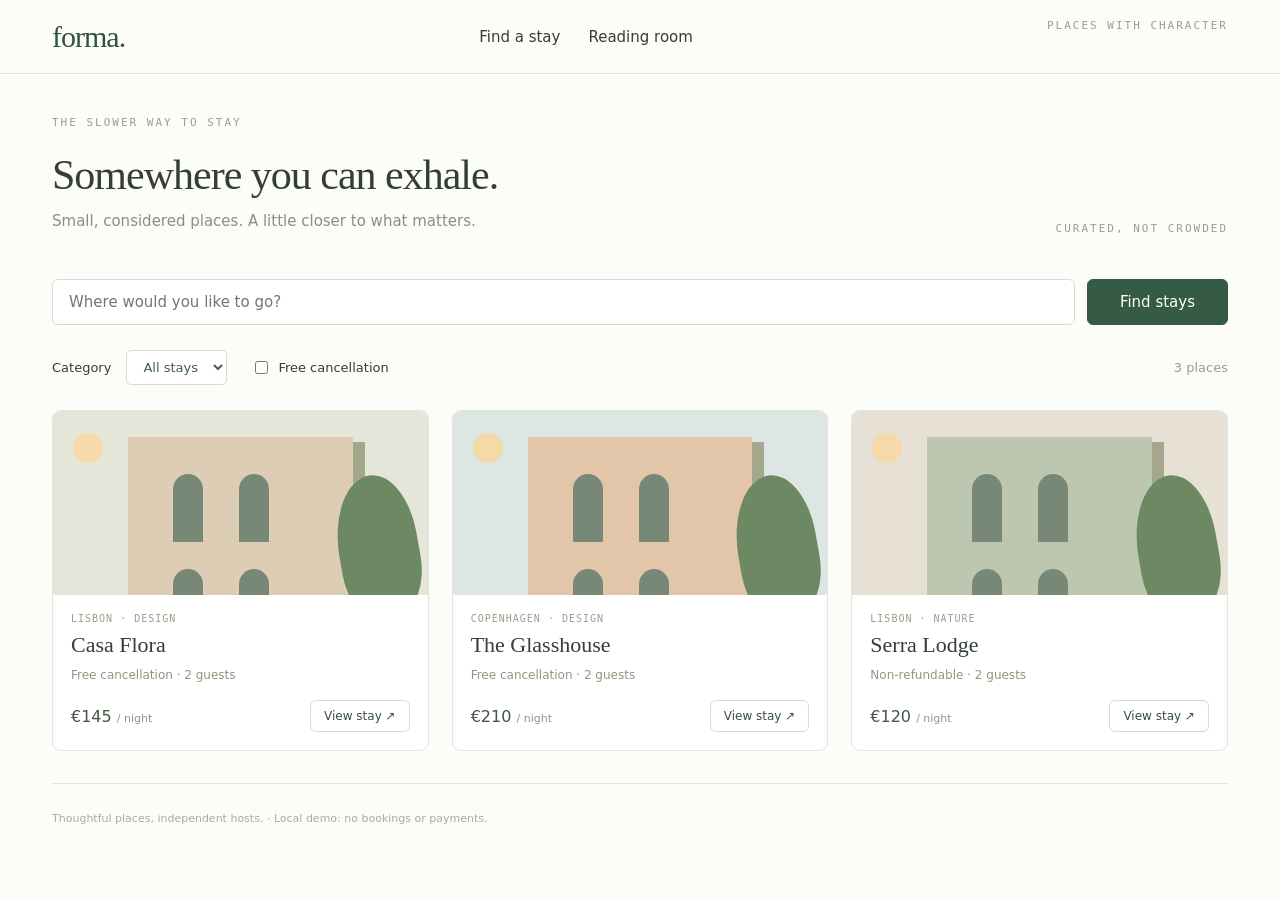
<file: browser_use/benchmark/static/fixture.html>
<!doctype html>
<html lang="en">
  <head>
    <meta charset="utf-8" />
    <meta name="viewport" content="width=device-width,initial-scale=1" />
    <title>Forma · Find a place to slow down</title>
    <style>
      * {
        box-sizing: border-box;
      }
      body {
        margin: 0;
        font:
          15px system-ui,
          sans-serif;
        color: #343e38;
        background: #fcfcf8;
        -webkit-font-smoothing: antialiased;
      }
      header {
        height: 74px;
        border-bottom: 1px solid #dce2d8;
        display: flex;
        align-items: center;
        justify-content: space-between;
        padding: 0 52px;
      }
      .logo {
        font-family: Georgia, serif;
        font-size: 30px;
        letter-spacing: -1px;
        color: #2e5344;
      }
      nav {
        display: flex;
        gap: 28px;
      }
      a {
        color: inherit;
        text-decoration: none;
      }
      button,
      input,
      select {
        font: inherit;
      }
      button,
      a,
      select,
      input[type="checkbox"] {
        cursor: pointer;
      }
      button {
        background: white;
        border: 1px solid #d6ddcf;
        border-radius: 6px;
        padding: 10px 16px;
        color: #38503e;
      }
      button:hover {
        background: #edf2e8;
      }
      main {
        padding: 42px 52px;
      }
      h1 {
        font:
          42px Georgia,
          serif;
        margin: 0 0 10px;
        letter-spacing: -1px;
      }
      h2 {
        font:
          22px Georgia,
          serif;
        margin: 0;
      }
      p {
        line-height: 1.6;
        color: #87917e;
        margin: 8px 0 24px;
      }
      .topline {
        display: flex;
        justify-content: space-between;
        align-items: end;
      }
      .edition {
        font:
          11px ui-monospace,
          monospace;
        letter-spacing: 2px;
        color: #96a18b;
        margin-bottom: 22px;
      }
      .search {
        display: flex;
        gap: 12px;
        margin-top: 22px;
      }
      input[type="search"] {
        flex: 1;
        min-width: 0;
        border: 1px solid #d6ddcf;
        border-radius: 6px;
        padding: 13px 16px;
        background: white;
        color: #344c3c;
      }
      .search button {
        background: #365b45;
        color: white;
        padding: 10px 32px;
        border-color: #365b45;
      }
      .filters {
        display: flex;
        gap: 24px;
        align-items: center;
        margin: 25px 0;
        font-size: 13px;
      }
      .filters select {
        margin-left: 8px;
        padding: 8px 12px;
        border: 1px solid #d6ddcf;
        border-radius: 5px;
        background: white;
        color: #446047;
      }
      input[type="checkbox"] {
        accent-color: #42684b;
      }
      .filters label {
        display: flex;
        gap: 7px;
        align-items: center;
      }
      .filters .count {
        margin-left: auto;
        color: #94a089;
      }
      .grid {
        display: grid;
        grid-template-columns: repeat(3, 1fr);
        gap: 23px;
      }
      .card {
        border: 1px solid #e1e6d9;
        border-radius: 9px;
        overflow: hidden;
        background: white;
      }
      .photo {
        height: 184px;
        position: relative;
        overflow: hidden;
        background: #e4e6da;
      }
      .photo:before {
        content: "";
        position: absolute;
        left: 20%;
        top: 26px;
        width: 60%;
        height: 170px;
        background: #ddcdb5;
        box-shadow: 12px 5px 0 #a5a78c;
      }
      .photo:after {
        content: "";
        position: absolute;
        left: 32%;
        top: 63px;
        width: 30px;
        height: 68px;
        border-radius: 18px 18px 0 0;
        background: #788877;
        box-shadow:
          66px 0 #788877,
          0 95px #788877,
          66px 95px #788877;
      }
      .photo .tree {
        position: absolute;
        z-index: 1;
        bottom: -20px;
        right: 10px;
        width: 80px;
        height: 140px;
        border-radius: 65% 55% 45% 40%;
        background: #6d8963;
        transform: rotate(-10deg);
      }
      .photo .sun {
        position: absolute;
        left: 20px;
        top: 22px;
        width: 30px;
        height: 30px;
        border-radius: 50%;
        background: #f5d9a6;
      }
      .card:nth-child(2) .photo {
        background: #dce6e3;
      }
      .card:nth-child(2) .photo:before {
        background: #e3c6aa;
      }
      .card:nth-child(3) .photo {
        background: #e7e0d5;
      }
      .card:nth-child(3) .photo:before {
        background: #bdc6af;
      }
      .card-body {
        padding: 18px;
      }
      .location {
        font:
          10px ui-monospace,
          monospace;
        letter-spacing: 1px;
        color: #94a18a;
        margin-bottom: 8px;
      }
      .meta {
        font-size: 12px;
        margin: 10px 0 18px;
        color: #8d987f;
      }
      .card-bottom {
        display: flex;
        align-items: center;
        justify-content: space-between;
      }
      .price {
        font-size: 16px;
        color: #425742;
      }
      .price span {
        font-size: 11px;
        color: #8d987f;
      }
      .card-bottom button {
        font-size: 12px;
        padding: 8px 13px;
      }
      .empty {
        padding: 45px;
        text-align: center;
        border: 1px dashed #cbd6c2;
      }
      .detail {
        display: grid;
        grid-template-columns: 1fr 1fr;
        gap: 35px;
        margin-top: 20px;
      }
      .detail .photo {
        height: 370px;
        border-radius: 12px;
      }
      .detail .photo:before {
        width: 65%;
        height: 350px;
        top: 40px;
      }
      .detail .photo:after {
        top: 100px;
        left: 30%;
        width: 50px;
        height: 95px;
        box-shadow:
          105px 0 #788877,
          0 130px #788877,
          105px 130px #788877;
      }
      .detail-copy {
        padding-top: 28px;
      }
      .success {
        padding: 12px 16px;
        background: #edf3e5;
        color: #628250;
        border-radius: 6px;
        font-size: 13px;
        margin-top: 24px;
      }
      .articles {
        display: grid;
        gap: 18px;
      }
      .article {
        padding: 23px;
        border: 1px solid #dce3d4;
        border-radius: 7px;
        background: white;
      }
      .article a {
        display: block;
        font:
          23px Georgia,
          serif;
        color: #304c36;
      }
      .article p {
        margin: 10px 0 0;
      }
      .article-tag {
        font:
          10px ui-monospace,
          monospace;
        letter-spacing: 1px;
        color: #9aa58d;
        margin-bottom: 10px;
      }
      .article-content {
        max-width: 690px;
      }
      .article-content p {
        color: #5a6752;
        font-size: 17px;
      }
      .back {
        font-size: 13px;
        display: inline-block;
        margin-bottom: 20px;
      }
      .fixture-note {
        font-size: 10px;
        color: #a4ad9b;
        margin-top: 24px;
      }
      .landscape {
        height: 184px;
        background:
          radial-gradient(circle at 70% 25%, #fff9 0 14px, transparent 15px),
          linear-gradient(35deg, #0002 32%, transparent 32%),
          linear-gradient(-32deg, #fff3 36%, transparent 36%), var(--sky);
      }
      canvas.landscape {
        display: block;
        width: 100%;
      }
      .scroll-layout {
        display: grid;
        grid-template-columns: min(26vw, 240px) minmax(0, 1fr);
        gap: 24px;
        height: min(470px, calc(100vh - 160px));
      }
      .scroll-region {
        overflow-y: auto;
        overscroll-behavior: contain;
        background: white;
        border: 1px solid #dce2d8;
        border-radius: 7px;
        padding: 16px;
      }
      #filter-panel label {
        display: flex;
        align-items: center;
        min-height: 38px;
        gap: 9px;
      }
      #main-list li {
        list-style: none;
        min-height: 58px;
        padding: 14px 0;
        border-bottom: 1px solid #eceee8;
      }
      #main-list ul {
        padding: 0;
      }
      .dense-panes {
        display: grid;
        grid-template-columns: 1fr 1fr 2fr;
        gap: 16px;
        margin-top: 20px;
      }
      .dense-pane h2 {
        font-size: 16px;
        margin: 0 0 8px;
      }
      .dense-grid {
        display: grid;
        grid-template-columns: repeat(10, minmax(0, 1fr));
        gap: 2px;
      }
      .dense-grid button {
        padding: 0;
        height: 22px;
        min-width: 0;
        font-size: 10px;
      }
      .dense-clip {
        position: relative;
        height: 22px;
        overflow: hidden;
      }
      .dense-clip .dense-grid {
        position: absolute;
        inset: 32px 0 auto;
      }
      .dense-cover {
        position: relative;
      }
      .dense-cover .dense-grid {
        grid-template-columns: repeat(20, minmax(0, 1fr));
      }
      .dense-overlay {
        position: absolute;
        inset: 0;
        z-index: 1;
      }
      .icon-row {
        display: flex;
        gap: 14px;
      }
      .icon-row button {
        display: grid;
        width: 60px;
        height: 56px;
        place-items: center;
      }
      .icon-row svg {
        width: 26px;
        height: 26px;
        pointer-events: none;
      }
      footer {
        font-size: 11px;
        color: #a5ae9b;
        padding-top: 28px;
        border-top: 1px solid #e1e6d9;
        margin-top: 32px;
      }
    </style>
  </head>
  <body>
    <header>
      <a href="#" class="logo" id="home">forma.</a>
      <nav>
        <a href="#" id="stays">Find a stay</a
        ><a href="#reading" id="reading">Reading room</a>
      </nav>
      <span class="edition">PLACES WITH CHARACTER</span>
    </header>
    <main id="content"></main>
    <script>
      const root = document.getElementById("content");
      let query = "",
        category = "all",
        free = false,
        searched = false;
      const places = [
        {
          name: "Casa Flora",
          city: "Lisbon",
          category: "Design",
          free: true,
          price: 145,
          description:
            "A quiet courtyard, warm terracotta, and light that stays all afternoon.",
        },
        {
          name: "The Glasshouse",
          city: "Copenhagen",
          category: "Design",
          free: true,
          price: 210,
          description: "An airy studio tucked into a green corner of the city.",
        },
        {
          name: "Serra Lodge",
          city: "Lisbon",
          category: "Nature",
          free: false,
          price: 120,
          description: "A hillside retreat for slower mornings and long walks.",
        },
      ];
      function art() {
        return '<div class="photo"><span class="sun"></span><span class="tree"></span></div>';
      }
      function travel() {
        document.title = "Forma · Find a place to slow down";
        root.innerHTML = `<div class="topline"><div><div class="edition">THE SLOWER WAY TO STAY</div><h1>Somewhere you can exhale.</h1><p>Small, considered places. A little closer to what matters.</p></div><div class="edition">CURATED, NOT CROWDED</div></div><form class="search" id="search"><input type="search" id="destination" name="destination" aria-label="Destination" placeholder="Where would you like to go?" autocomplete="off"><button type="submit">Find stays</button></form><div class="filters"><label>Category <select id="category" name="category" aria-label="Stay category"><option value="all">All stays</option><option value="Design">Design</option><option value="Nature">Nature</option><option value="Coastal">Coastal</option></select></label><label><input type="checkbox" id="free" name="cancellation"> Free cancellation</label><span class="count" id="count"></span></div><div class="grid" id="results"></div><footer>Thoughtful places, independent hosts. <span> · Local demo: no bookings or payments.</span></footer>`;
        document.getElementById("destination").value = query;
        document.getElementById("category").value = category;
        document.getElementById("free").checked = free;
        document.getElementById("search").onsubmit = (e) => {
          e.preventDefault();
          query = document.getElementById("destination").value;
          searched = true;
          results();
        };
        document.getElementById("category").onchange = (e) => {
          category = e.target.value;
          results();
        };
        document.getElementById("free").onchange = (e) => {
          free = e.target.checked;
          results();
        };
        results();
      }
      function results() {
        const rows = places.filter(
          (p) =>
            (!searched ||
              p.city.toLowerCase().includes(query.trim().toLowerCase())) &&
            (category === "all" || p.category === category) &&
            (!free || p.free),
        );
        document.getElementById("count").textContent =
          `${rows.length} places${searched ? " in " + query : ""}`;
        const target = document.getElementById("results");
        target.innerHTML = rows.length
          ? rows
              .map(
                (p) =>
                  `<article class="card">${art()}<div class="card-body"><div class="location">${p.city.toUpperCase()} · ${p.category.toUpperCase()}</div><h2>${p.name}</h2><div class="meta">${p.free ? "Free cancellation" : "Non-refundable"} · 2 guests</div><div class="card-bottom"><div class="price">€${p.price} <span>/ night</span></div><button type="button" data-place="${p.name}" aria-label="View ${p.name}">View stay ↗</button></div></div></article>`,
              )
              .join("")
          : '<div class="empty">No places match these filters. Try another destination or category.</div>';
        target
          .querySelectorAll("button")
          .forEach(
            (b) =>
              (b.onclick = () =>
                detail(places.find((p) => p.name === b.dataset.place))),
          );
      }
      function detail(p) {
        location.hash = p.name.toLowerCase().replaceAll(" ", "-");
        document.title = `${p.name} · Forma`;
        root.innerHTML = `<button type="button" class="back" id="back">← All stays</button><div class="detail">${art()}<div class="detail-copy"><div class="edition">${p.city.toUpperCase()} · ${p.category.toUpperCase()}</div><h1>${p.name}</h1><p>${p.description}</p><div class="price">€${p.price} <span>/ night · 2 guests</span></div><div class="success">${p.free ? "Free cancellation included" : "Non-refundable stay"}</div><p class="fixture-note">Your filters: ${category} · Free cancellation ${free ? "enabled" : "off"} · Destination ${query || "anywhere"}</p></div></div><footer>Local demo property. No reservation has been made.</footer>`;
        document.getElementById("back").onclick = () => {
          location.hash = "";
          travel();
        };
      }
      const articles = [
        {
          id: "choices",
          tag: "AGENTS · 6 MIN",
          title: "A browser is a choice, not a conversation",
          description:
            "How finite action sets turn visible elements into a fast browser control loop.",
        },
        {
          id: "latency",
          tag: "SYSTEMS · 4 MIN",
          title: "Where the milliseconds go",
          description:
            "Measuring network latency, model decisions, and page settling separately.",
        },
        {
          id: "uncertainty",
          tag: "RESEARCH · 5 MIN",
          title: "Confidence is not correctness",
          description:
            "What a peaked distribution can and cannot tell you about an outcome.",
        },
      ];
      function research() {
        document.title = "Forma · Reading room";
        root.innerHTML =
          '<div class="edition">NOTES FROM THE LAB</div><h1>Ideas worth opening.</h1><p>Small experiments in how software sees and acts.</p><div class="articles">' +
          articles
            .map(
              (a) =>
                `<article class="article"><div class="article-tag">${a.tag}</div><a href="#${a.id}" data-article="${a.id}">${a.title}</a><p>${a.description}</p></article>`,
            )
            .join("") +
          "</div><footer>Local reading fixture · Three original demo articles</footer>";
        root
          .querySelectorAll("[data-article]")
          .forEach((a) => (a.onclick = () => article(a.dataset.article)));
      }
      function article(id) {
        const a = articles.find((a) => a.id === id);
        document.title = a.title + " · Forma";
        root.innerHTML = `<button type="button" class="back" id="back">← Reading room</button><div class="article-content"><div class="edition">${a.tag}</div><h1>${a.title}</h1><p>${a.description}</p>${id === "choices" ? "<p>Observe the browser’s accessibility tree. Enumerate the actions that are actually available. Ask a choice model for the next action, execute it, then observe again.</p><p>Links, buttons, checkboxes, and dropdown values already form a finite vocabulary. Text fields need a separate value generator. The model chooses the field; a small language model supplies the words.</p><p>Freshness is part of correctness. Bind every decision to its observed page state. If the page changes before execution, discard the decision and observe again.</p>" : "<p>Measure the complete loop against an observable result. A valid action and a confident decision do not by themselves prove that the task succeeded.</p>"}</div><footer>End of article · Local demo content</footer>`;
        document.getElementById("back").onclick = research;
      }
      document.getElementById("home").onclick = (e) => {
        e.preventDefault();
        travel();
      };
      document.getElementById("stays").onclick = (e) => {
        e.preventDefault();
        travel();
      };
      document.getElementById("reading").onclick = research;
      function visualCards(plain = false) {
        const stays = [
          ["#cf7739", ["Amber", "Cottage"], "orange"],
          ["#417e4b", ["Sage", "House"], "green"],
          ["#487fba", ["Harbor", "Loft"], "blue"],
        ];
        document.title = "Forma · Stays";
        root.innerHTML = '<h1>Stays</h1><div class="grid"></div>';
        for (const [color, words, description] of stays) {
          const name = words.join(" ");
          const card = document.createElement("article");
          card.className = "card";
          const illustration = plain
            ? `<canvas class="landscape" style="--sky:${color}" width="600" height="368" aria-hidden="true"></canvas>`
            : `<div class="landscape" style="--sky:${color}"></div>`;
          card.innerHTML = `${illustration}
            <div class="card-body"><h2>Stay</h2><p>2 guests</p><button type="button">View stay</button></div>`;
          if (plain) {
            const drawing = card.querySelector("canvas").getContext("2d");
            drawing.fillStyle = "#1b2922";
            drawing.fillRect(28, 244, 544, 86);
            drawing.fillStyle = "#fffdf4";
            drawing.font = "bold 54px Georgia";
            drawing.textAlign = "center";
            drawing.textBaseline = "middle";
            drawing.fillText(name, 300, 289, 520);
          }
          card.querySelector("button").onclick = () => {
            const details = `<h1>${name}</h1><p>Illustration: ${description}.</p><button type="button">All stays</button>`;
            root.innerHTML = plain ? `<section class="detail-copy">${details}</section>` : details;
            root.querySelector("button").onclick = () => visualCards(plain);
          };
          root.querySelector(".grid").append(card);
        }
      }
      function scrollPanel() {
        document.title = "Forma · Filter stays";
        const filters = ["Pool", "Gym", "Breakfast", "Kitchen", "Elevator", "Balcony", "Garden", "Sauna",
          "Parking", "Air conditioning", "Pets welcome", "Workspace", "Bike storage", "Water view",
          "Library", "Late checkout", "Rooftop terrace"];
        root.innerHTML = `<h1>Filter stays</h1><div class="scroll-layout">
          <section id="filter-panel" class="scroll-region" aria-label="Filters"><h2>Filters</h2></section>
          <section id="main-list" class="scroll-region" aria-label="Main list"><h2>Main list</h2><ul></ul></section>
          </div><p id="filter-status" role="status">No filters selected.</p>`;
        const panel = document.getElementById("filter-panel");
        for (const name of filters) {
          const key = name.toLowerCase().replace(/ /g, "-");
          panel.insertAdjacentHTML("beforeend", `<label><input type="checkbox" id="${key}" name="${key}"> ${name}</label>`);
        }
        root.querySelector("#main-list ul").innerHTML = Array.from({length: 20}, (_, i) =>
          `<li>Stay ${i + 1} · Two guests</li>`).join("");
        panel.addEventListener("change", () => {
          const active = Array.from(panel.querySelectorAll("input:checked"), (input) => input.labels[0].innerText.trim());
          document.getElementById("filter-status").textContent = active.length
            ? `Active filters: ${active.join(", ")}` : "No filters selected.";
        });
      }
      function denseDirectory() {
        document.title = "Forma · Records desk";
        root.innerHTML = `<h1>Records desk</h1><p>The staged document opens with Continue. Numbered buttons open reference cards.</p>
          <button type="button" id="target">Continue</button><p id="record-status" role="status"></p>
          <div class="dense-panes">
            <section class="dense-pane"><h2>References</h2><div id="dense-references" class="dense-grid"></div></section>
            <section class="dense-pane"><h2>Collapsed reference entries</h2>
              <div class="dense-clip"><div id="dense-clipped" class="dense-grid"></div></div></section>
            <section class="dense-pane"><h2>Read-only references</h2><div class="dense-cover">
              <div id="dense-covered" class="dense-grid"></div><div class="dense-overlay" aria-hidden="true"></div>
            </div></section>
          </div>`;
        let number = 1;
        for (const [group, count] of [["dense-references", 60], ["dense-clipped", 100], ["dense-covered", 220]]) {
          const grid = document.getElementById(group);
          for (let i = 0; i < count; i++) {
            const label = String(number++).padStart(3, "0");
            const button = document.createElement("button");
            button.type = "button";
            button.textContent = label;
            button.setAttribute("aria-label", `Archive ledger reference ${label}`);
            button.onclick = () => { document.getElementById("record-status").textContent = `Reference card ${label} opened.`; };
            grid.append(button);
          }
        }
        document.getElementById("target").onclick = () => {
          document.title = "Forma · Archive ledger";
          root.innerHTML = '<section class="detail-copy"><h1>Archive ledger</h1><p>The complete archive ledger is open.</p></section>';
        };
      }
      function visualIcons() {
        const actions = [
          ["M20.8 4.6a5.5 5.5 0 0 0-7.8 0L12 5.7l-1.1-1.1a5.5 5.5 0 0 0-7.8 7.8L12 21l8.8-8.6a5.5 5.5 0 0 0 0-7.8Z", "Liked"],
          ["M12 2l3.1 6.4 7.1 1-5.1 5 1.2 7.1-6.3-3.3-6.3 3.3 1.2-7.1-5.1-5 7.1-1Z", "Starred"],
          ["M14 3l7 7-7 6v-4c-5 0-8 2-11 6 1-8 5-11 11-11Z", "Shared"],
          ["M3 6h18M9 6V3h6v3M6 6l1 15h10l1-15M10 10v7m4-7v7", "Deleted (undo available)"],
        ];
        document.title = "Forma · Item";
        root.innerHTML = '<h1>Item</h1><div class="icon-row"></div><p role="status"></p>';
        for (const [path, status] of actions) {
          const button = document.createElement("button");
          button.type = "button";
          button.innerHTML = `<svg viewBox="0 0 24 24" aria-hidden="true" fill="none" stroke="currentColor" stroke-width="2" stroke-linejoin="round"><path d="${path}"/></svg>`;
          button.onclick = () => { root.querySelector('[role="status"]').textContent = status; };
          root.querySelector(".icon-row").append(button);
        }
      }
      const scenario = new URLSearchParams(location.search).get("scenario");
      if (["visual-cards", "visual-cards-plain", "visual-icons", "scroll-panel", "dense"].includes(scenario)) {
        document.querySelector("header").style.display = "none";
        if (scenario === "visual-cards") visualCards();
        else if (scenario === "visual-cards-plain") visualCards(true);
        else if (scenario === "visual-icons") visualIcons();
        else if (scenario === "scroll-panel") scrollPanel();
        else denseDirectory();
      } else if (scenario === "research") research();
      else travel();
    </script>
  </body>
</html>
</file>
